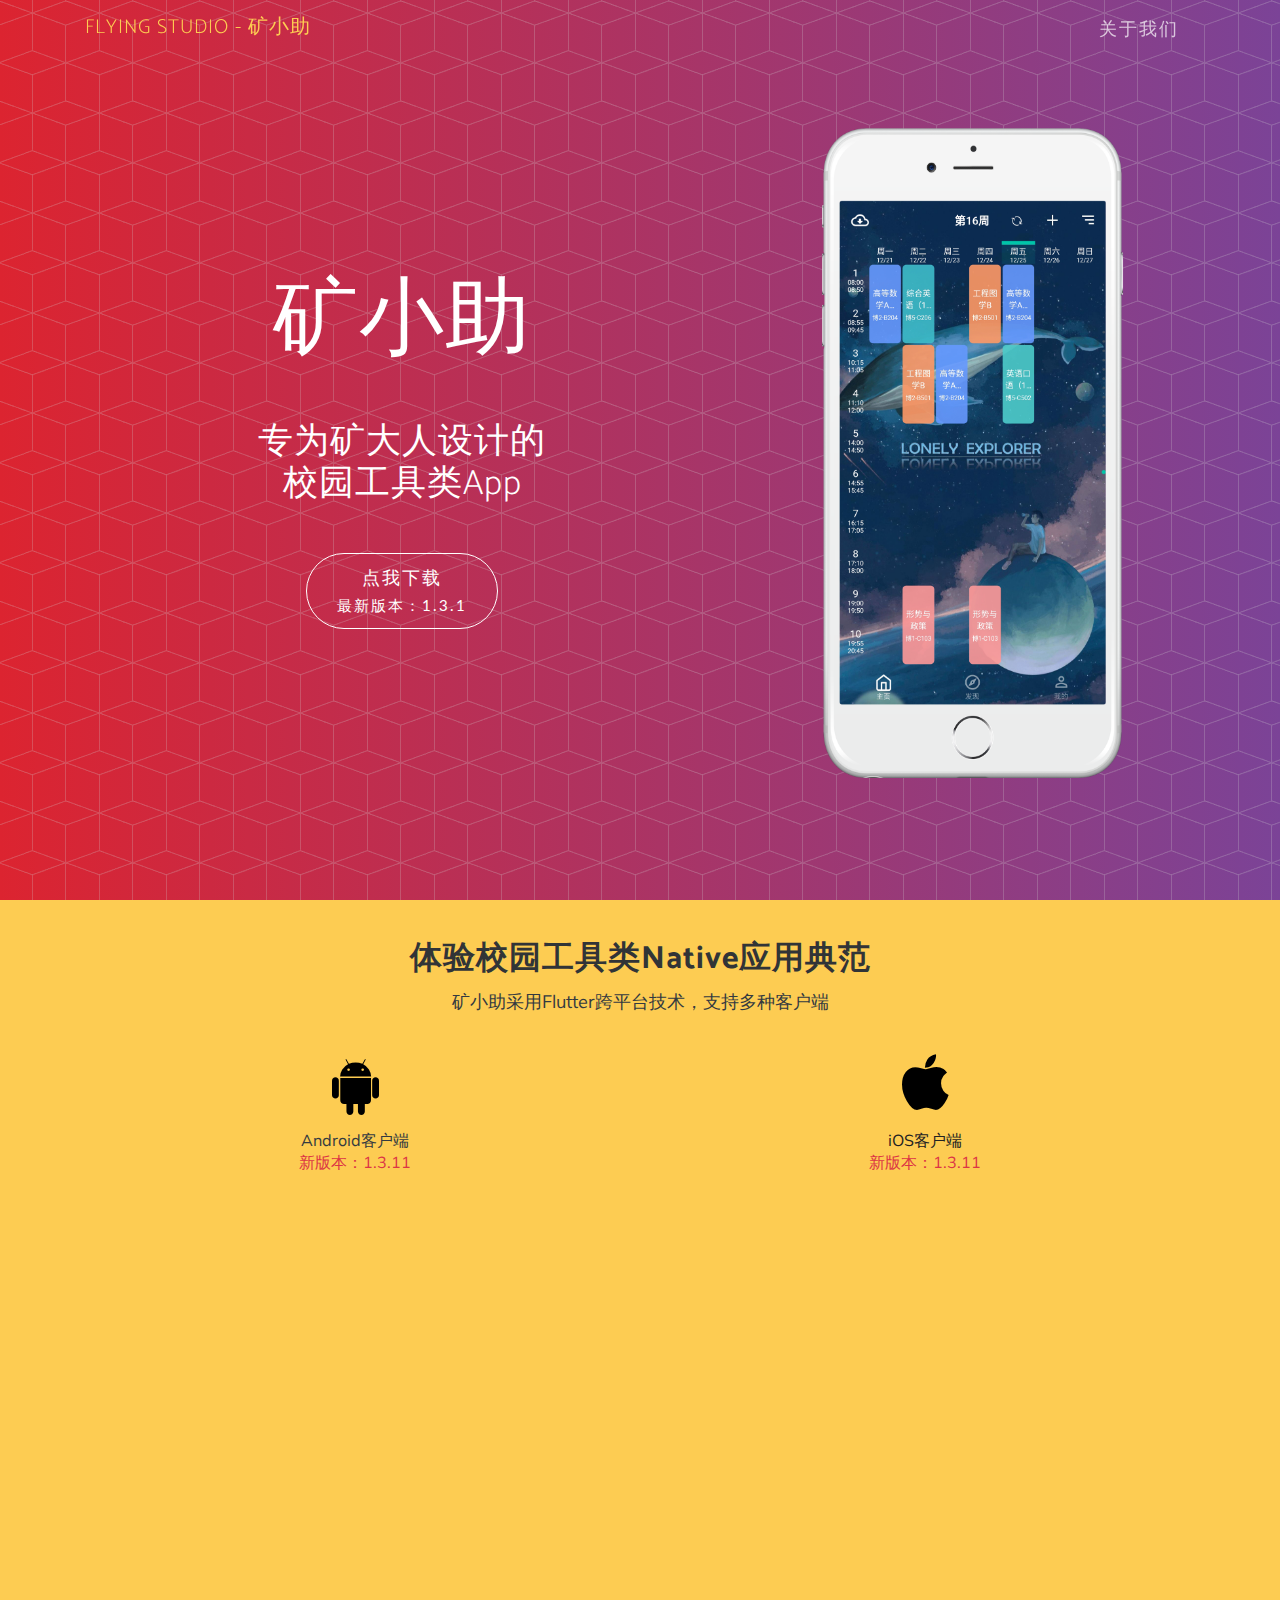
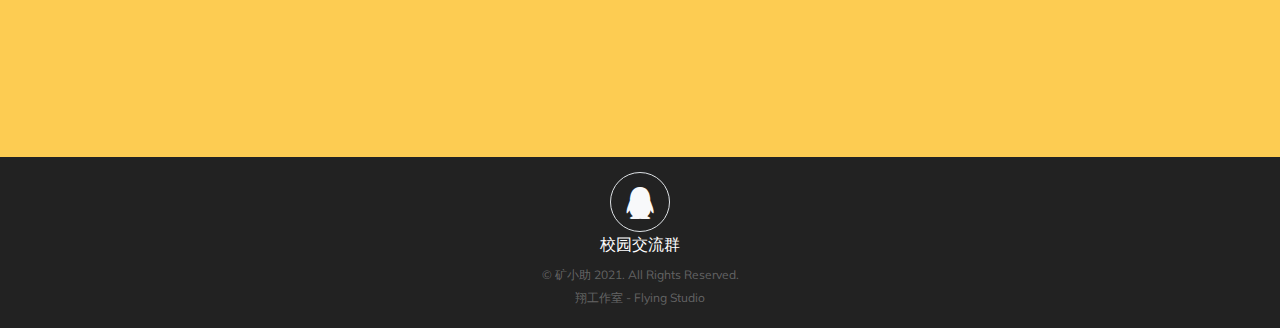
<file: index.html>
<!DOCTYPE html>
<html>

<head>
    <meta charset="utf-8">
    <meta name="viewport" content="width=device-width, initial-scale=1.0, shrink-to-fit=no">
    <title>矿小助app</title>
    <meta property="og:image" content="Android@512.png">
    <meta name="description" content="矿小助App主页
矿小助是由中国矿业大学翔工作室开发的一款方便师生的校园工具App">
    <meta property="og:type" content="website">
    <link rel="icon" type="image/png" sizes="128x128" href="assets/img/kxz@128.png">
    <link rel="icon" type="image/png" sizes="128x128" href="assets/img/kxz@128.png">
    <link rel="stylesheet" href="assets/bootstrap/css/bootstrap.min.css">
    <link rel="stylesheet" href="https://fonts.googleapis.com/css?family=Lato">
    <link rel="stylesheet" href="https://fonts.googleapis.com/css?family=Catamaran:100,200,300,400,500,600,700,800,900">
    <link rel="stylesheet" href="https://fonts.googleapis.com/css?family=Muli">
    <link rel="stylesheet" href="assets/fonts/fontawesome-all.min.css">
    <link rel="stylesheet" href="assets/fonts/font-awesome.min.css">
    <link rel="stylesheet" href="assets/fonts/fontawesome5-overrides.min.css">
    <link rel="stylesheet" href="https://cdnjs.cloudflare.com/ajax/libs/animate.css/3.5.2/animate.min.css">
    <link rel="stylesheet" href="assets/css/styles.min.css">
</head>

<body id="page-top">
    <nav class="navbar navbar-light navbar-expand-lg fixed-top" id="mainNav">
        <div class="container"><a class="navbar-brand js-scroll-trigger" href="index.html">FLYING STUDIO - 矿小助</a><button data-toggle="collapse" data-target="#navbarResponsive" class="navbar-toggler float-right" aria-controls="navbarResponsive" aria-expanded="false" aria-label="Toggle navigation"
                style="padding: 0px;padding-top: 0px;text-align: center;"><img class="wobble animated" style="max-width: 30px;max-height: 30px;text-align: center;" src="assets/img/kxz@128.png"></button>
            <div class="collapse navbar-collapse" id="navbarResponsive">
                <ul class="navbar-nav ml-auto">
                    <li class="nav-item"><a class="navbar-brand js-scroll-trigger" href="https://mp.weixin.qq.com/s?__biz=MzIyNjAxNDkwMA==&amp;mid=502587667&amp;idx=1&amp;sn=940336553beac7fb1e5d53fb3a0d0584&amp;chksm=7076a2c847012bdeb86c009c8b538a3e4dcdeccfba18e9b875260fa1944da4b3123c9d4ae64e&amp;scene=18&amp;xtrack=1#rd"
                            style="font-size: 18px;">关于我们</a></li>
                </ul>
            </div>
        </div>
    </nav>
    <header class="masthead" style="background: url('assets/img/bg-pattern.png'), linear-gradient(to left, #7b4397, #dc2430);">
        <div class="container h-100">
            <div class="row h-100">
                <div class="col-lg-7 my-auto" style="padding-bottom: 0px;">
                    <div class="mx-auto header-content" style="text-align: center;">
                        <h1 class="mb-5" style="text-align: center;font-size: 85px;">矿小助</h1>
                        <h1 class="mb-5" style="text-align: center;font-size: 35px;">专为矿大人设计的<br>校园工具类App<br></h1><a class="btn btn-outline-warning btn-xl js-scroll-trigger" role="button" href="#download" style="font-size: 18px;padding-top: 10px;padding-bottom: 10px;padding-right: 30px;padding-left: 30px;">点我下载<br><span style="font-size: 15px;">最新版本：1.3.1</span></a>
                    </div>
                </div>
                <div class="col-lg-5 my-auto">
                    <div class="device-container">
                        <div class="device-mockup iphone6_plus portrait white">
                            <div class="device" style="background-image:url('assets/img/iphone_6.png');"></div>
                        </div>
                    </div>
                    <div class="iphone-mockup"></div>
                </div>
            </div>
        </div>
    </header>
    <div id="download" class="projects-horizontal" style="background: rgb(253,204,82);">
        <div class="container">
            <div class="intro">
                <h2 class="text-center" style="margin-bottom: 0px;font-size: 32px;">体验校园工具类Native应用典范 </h2>
                <p class="text-center" style="margin-top: 0px;margin-bottom: 0px;color: var(--dark);padding-top: 10px;">矿小助采用Flutter跨平台技术，支持多种客户端</p>
            </div>
            <div class="row projects" style="padding-bottom: 20px;">
                <div class="col-sm-6 text-center item" style="line-height: 40px;max-width: 50%;padding-top: 30px;"><a href="https://atcumt.lanzoui.com/i23Naqa6qpi" style="color: var(--dark);text-align: center;" target="_blank"><i class="fa fa-android" style="color: rgb(0,0,0);text-align: center;font-size: 60px;"></i><br>Android客户端<br></a>
                    <p class="pulse animated infinite" style="color: var(--red);font-size: 16px;margin-bottom: 0px;margin-top: -10px;">新版本：1.3.11</p>
                </div>
                <div class="col-sm-6 text-center item" style="padding-top: 30px;max-width: 50%;"><a href="https://apps.apple.com/cn/app/%E7%9F%BF%E5%B0%8F%E5%8A%A9/id1539364154" style="border-color: rgb(34,34,34);color: rgb(34,34,34);line-height: 40px;" target="_blank"><i class="fa fa-apple" style="font-size: 60px;color: rgb(0,0,0);"></i><br>iOS客户端<br></a>
                    <p class="pulse animated infinite" style="color: var(--danger);font-size: 16px;margin-bottom: 0px;margin-top: -10px;">新版本：1.3.11</p>
                </div>
            </div>
        </div>
    </div>
    <div class="projects-horizontal" style="background: rgb(253,204,82);">
        <div class="container">
            <div class="row" style="padding-top: 7px;padding-bottom: 5px;text-align: center;">
                <div class="col-md-12 col-xl-12" style="text-align: center;height: 540px;"><iframe allowfullscreen="true" frameborder="no" src="//player.bilibili.com/player.html?aid=672059648&amp;bvid=BV1bU4y1p7pU&amp;cid=307721233&amp;page=1" scrolling="no" border="0" framespacing="no" style="width: 100%;max-width: 960px;max-height: 720px;height: 100%;"></iframe></div>
            </div>
        </div>
    </div>
    <div class="d-xl-flex justify-content-xl-center social-icons" style="background: rgb(34,34,34);border-style: none;padding-top: 15px;padding-bottom: 10px;text-align: center;"><a href="https://jq.qq.com/?_wv=1027&amp;k=SCvOin6B" style="color: #ffffff;text-align: center;" target="_blank"><i class="fab fa-qq border rounded-pill"></i><br>校园交流群</a></div>
    <footer style="border-style: none;padding-top: 0px;padding-bottom: 20px;">
        <div class="container">
            <p>©&nbsp;矿小助 2021. All Rights Reserved.</p>
            <ul class="list-inline">
                <li class="list-inline-item"><a href="https://atcumt.com">翔工作室 - Flying Studio</a></li>
            </ul>
        </div>
    </footer>
    <script src="assets/js/jquery.min.js"></script>
    <script src="assets/bootstrap/js/bootstrap.min.js"></script>
    <script src="assets/js/script.min.js"></script>
</body>

</html>
</file>
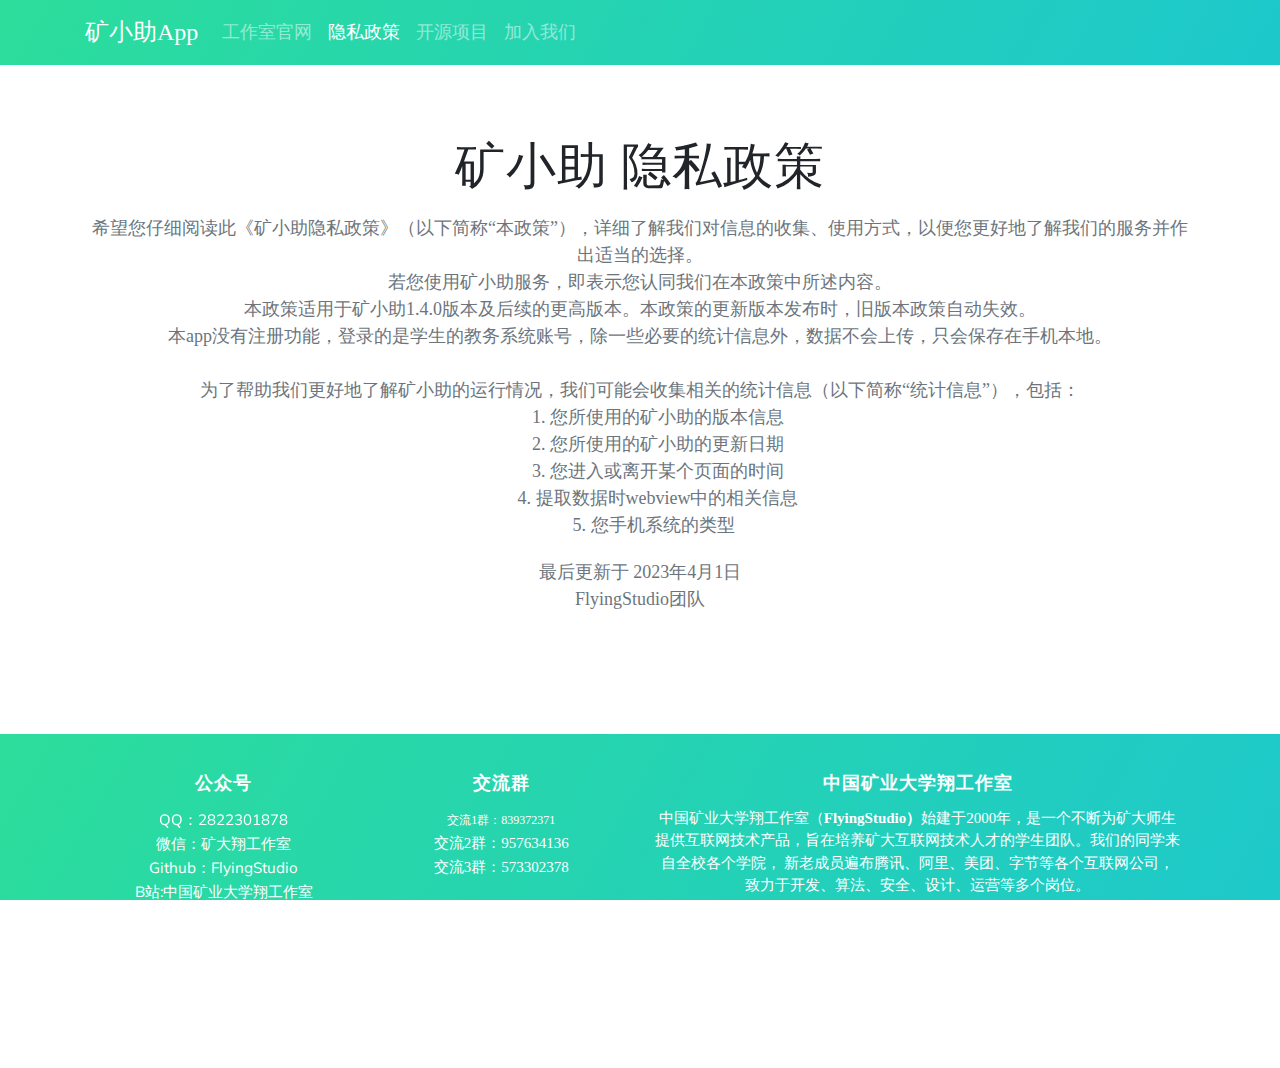
<file: privacy.html>
<!DOCTYPE html>
<html style="overflow-x: hidden;min-width: 340px;">

<head>
    <meta charset="utf-8">
    <meta name="viewport" content="width=device-width, initial-scale=1.0, shrink-to-fit=no">
    <title>矿小助 隐私政策</title>
    <meta name="description" content="矿小助App隐私政策">
    <meta property="og:type" content="article">
    <meta property="og:image" content="">
    <link rel="icon" type="image/png" sizes="100x100" href="assets/img/kxz_0.png">
    <link rel="icon" type="image/png" sizes="100x100" href="assets/img/kxz_0.png">
    <link rel="stylesheet" href="assets/bootstrap/css/bootstrap.min.css">
    <link rel="stylesheet" href="assets/css/Lato.css">
    <link rel="stylesheet" href="assets/css/sylight.css">
    <link rel="stylesheet" href="assets/css/aos.min.css">
    <link rel="stylesheet" href="assets/css/Carousel_Image_Slider.css">
    <link rel="stylesheet" href="assets/css/Dark-Footer.css">
    <link rel="stylesheet" href="assets/css/Highlight-Phone.css">
    <link rel="stylesheet" href="assets/css/kxz.css">
    <link rel="stylesheet" href="assets/css/pikaday.min.css">
    <link rel="stylesheet" href="assets/css/Responsive-YouTube-Video-Section-Dark-Centered.css">
<script>
var _hmt = _hmt || [];
(function() {
  var hm = document.createElement("script");
  hm.src = "https://hm.baidu.com/hm.js?91f565b1fdd2294ead315de4af156fdd";
  var s = document.getElementsByTagName("script")[0]; 
  s.parentNode.insertBefore(hm, s);
})();
</script>
</head>

<body style="overflow-x: hidden;">
    <nav class="navbar navbar-dark navbar-expand-lg fixed-top bg-white portfolio-navbar gradient" style="padding-top: 10px;padding-bottom: 10px;">
        <div class="container"><a class="navbar-brand logo" href="index.html" style="font-size: 24px;font-family: sylight;margin-top: 2px;padding-top: 0;padding-left: 0;padding-bottom: 0;">矿小助App</a><button data-bs-toggle="collapse" class="navbar-toggler" data-bs-target="#navbarNav"><span class="visually-hidden">Toggle navigation</span><span class="navbar-toggler-icon"></span></button>
            <div class="collapse navbar-collapse" id="navbarNav">
                <ul class="navbar-nav ms-auto">
                    <li class="nav-item" style="font-family: sylight;"><a class="nav-link" href="https://atcumt.com" style="font-size: 18px;margin-top: 2px;" target="_blank">工作室官网</a></li>
                    <li class="nav-item"><a class="nav-link active" href="privacy.html" style="font-size: 18px;font-family: sylight;margin-top: 2px;" target="_blank">隐私政策</a></li>
                    <li class="nav-item"><a class="nav-link" href="https://github.com/cumtflyingstudio/FlyingKxz" style="font-size: 18px;font-family: sylight;margin-top: 2px;" target="_blank">开源项目</a></li>
                    <li class="nav-item"><a class="nav-link" href="https://flyingstudio.feishu.cn/wiki/wikcniIFxtmsMntYDRzsu5ScGnb" style="font-size: 18px;font-family: sylight;margin-top: 2px;" target="_blank">加入我们</a></li>
                </ul>
            </div>
        </div>
    </nav>
    <main class="page cv-page" style="padding-top: 40px;">
        <section class="portfolio-block cv" style="padding-bottom: 100px;">
            <div class="container">
                <div class="text-center hobbies group">
                    <h2 class="text-center" style="font-family: sylight;opacity: 1;margin-bottom: 0px;color: var(--bs-secondary);">矿小助 隐私政策</h2>
                    <p class="text-start text-muted" style="margin-top: 16px;color: var(--bs-secondary);font-family: sylight;font-size: 18px;">希望您仔细阅读此《矿小助隐私政策》（以下简称“本政策”），详细了解我们对信息的收集、使用方式，以便您更好地了解我们的服务并作出适当的选择。<br>若您使用矿小助服务，即表示您认同我们在本政策中所述内容。<br>本政策适用于矿小助1.4.0版本及后续的更高版本。本政策的更新版本发布时，旧版本政策自动失效。<br>本app没有注册功能，登录的是学生的教务系统账号，除一些必要的统计信息外，数据不会上传，只会保存在手机本地。<br><br>为了帮助我们更好地了解矿小助的运行情况，我们可能会收集相关的统计信息（以下简称“统计信息”），包括：<br>　　1. 您所使用的矿小助的版本信息<br>　　2. 您所使用的矿小助的更新日期<br>　　3. 您进入或离开某个页面的时间　　<br>　　4. 提取数据时webview中的相关信息<br>&nbsp; &nbsp; &nbsp; 5. 您手机系统的类型<br></p>
                    <p class="text-end text-muted" style="margin-right: o;margin-top: 16px;color: var(--bs-secondary);font-family: sylight;font-size: 18px;">最后更新于 2023年4月1日<br>FlyingStudio团队<br></p>
                </div>
            </div>
        </section>
    </main>
    <footer class="footer-dark" style="padding-top: 40px;padding-bottom: 20px;">
        <div class="container">
            <div class="row" style="margin-bottom: -5px;margin-right: 0px;margin-left: 0px;">
                <div class="col-sm-6 col-md-3 item" data-aos="fade-right" data-aos-duration="500" data-aos-offset="50">
                    <h3 style="font-family: sylight;font-size: 18px;">公众号</h3>
                    <ul>
                        <li style="color: rgb(255, 255, 255);filter: blur(0px);font-size: 15px;"><a href="https://qm.qq.com/cgi-bin/qm/qr?k=yGee9MJ_j7JSpaMU_z3bezNlqgI3xqjZ&amp;noverify=0" style="opacity: 1;font-size: 15px;" target="_blank">QQ：2822301878</a></li>
                        <li><a style="opacity: 1;font-size: 15px;">微信：矿大翔工作室</a></li>
                        <li><a href="https://github.com/cumtflyingstudio" style="opacity: 1;font-size: 15px;" target="_blank">Github：FlyingStudio</a></li>
                        <li><a href="https://space.bilibili.com/416549599" style="opacity: 1;font-size: 15px;" target="_blank">B站:中国矿业大学翔工作室</a></li>
                    </ul>
                </div>
                <div class="col-sm-6 col-md-3 item" data-aos="fade-right" data-aos-duration="500" data-aos-offset="50">
                    <h3 style="font-size: 18px;font-family: sylight;">交流群</h3>
                    <ul>
                        <li style="font-family: sylight;font-size: 15px;"><a href="https://jq.qq.com/?_wv=1027&amp;k=2TByX0sU" style="opacity: 1;" target="_blank">交流1群：839372371</a></li>
                        <li><a href="https://jq.qq.com/?_wv=1027&amp;k=bSmFDCwA" style="opacity: 1;font-family: sylight;font-size: 15px;" target="_blank">交流2群：957634136</a></li>
                        <li><a href="https://jq.qq.com/?_wv=1027&amp;k=WM7qZEHB" style="opacity: 1;font-family: sylight;font-size: 15px;" target="_blank">交流3群：573302378</a></li>
                    </ul>
                </div>
                <div class="col-md-6 item text" data-aos="fade-left" data-aos-duration="500" data-aos-offset="50">
                    <h3 style="font-weight: bold;font-size: 18px;font-family: sylight;">中国矿业大学翔工作室</h3>
                    <p class="text-start" style="/*text-indent: 2em;*/opacity: 1;font-family: sylight;font-size: 15px;">中国矿业大学翔工作室（<strong>FlyingStudio）</strong>始建于2000年，是一个不断为矿大师生提供互联网技术产品，旨在培养矿大互联网技术人才的学生团队。我们的同学来自全校各个学院，&nbsp;新老成员遍布腾讯、阿里、美团、字节等各个互联网公司，致力于开发、算法、安全、设计、运营等多个岗位。</p>
                </div>
            </div>
            <p data-aos="fade-up" data-aos-offset="1" class="copyright" style="padding-top: 0;">©&nbsp;矿小助 2024. All Rights Reserved.<br>翔工作室—Flying Studio</p>
        </div>
    </footer>
    <script src="assets/js/jquery.min.js"></script>
    <script src="assets/bootstrap/js/bootstrap.min.js"></script>
    <script src="assets/js/aos.min.js"></script>
    <script src="assets/js/bs-init.js"></script>
    <script src="assets/js/pikaday.min.js"></script>
    <script src="assets/js/theme.js"></script>
</body>

</html>
</file>
<file: assets/css/Lato.css>
@font-face {
	font-family: 'Lato';
	src: url(../../assets/fonts/S6u9w4BMUTPHh7USSwaPGQ3q5d0N7w.woff2) format('woff2');
	font-weight: 300;
	font-style: normal;
	font-display: swap;
	unicode-range: U+0100-02AF, U+1E00-1EFF, U+2020, U+20A0-20AB, U+20AD-20CF, U+2113, U+2C60-2C7F, U+A720-A7FF;
}

@font-face {
	font-family: 'Lato';
	src: url(../../assets/fonts/S6u9w4BMUTPHh7USSwiPGQ3q5d0.woff2) format('woff2');
	font-weight: 300;
	font-style: normal;
	font-display: swap;
	unicode-range: U+0000-00FF, U+0131, U+0152-0153, U+02BB-02BC, U+02C6, U+02DA, U+02DC, U+2000-206F, U+2074, U+20AC, U+2122, U+2191, U+2193, U+2212, U+2215, U+FEFF, U+FFFD;
}

@font-face {
	font-family: 'Lato';
	src: url(../../assets/fonts/S6uyw4BMUTPHjxAwXiWtFCfQ7A.woff2) format('woff2');
	font-weight: 400;
	font-style: normal;
	font-display: swap;
	unicode-range: U+0100-02AF, U+1E00-1EFF, U+2020, U+20A0-20AB, U+20AD-20CF, U+2113, U+2C60-2C7F, U+A720-A7FF;
}

@font-face {
	font-family: 'Lato';
	src: url(../../assets/fonts/S6uyw4BMUTPHjx4wXiWtFCc.woff2) format('woff2');
	font-weight: 400;
	font-style: normal;
	font-display: swap;
	unicode-range: U+0000-00FF, U+0131, U+0152-0153, U+02BB-02BC, U+02C6, U+02DA, U+02DC, U+2000-206F, U+2074, U+20AC, U+2122, U+2191, U+2193, U+2212, U+2215, U+FEFF, U+FFFD;
}

@font-face {
	font-family: 'Lato';
	src: url(../../assets/fonts/S6u9w4BMUTPHh6UVSwaPGQ3q5d0N7w.woff2) format('woff2');
	font-weight: 700;
	font-style: normal;
	font-display: swap;
	unicode-range: U+0100-02AF, U+1E00-1EFF, U+2020, U+20A0-20AB, U+20AD-20CF, U+2113, U+2C60-2C7F, U+A720-A7FF;
}

@font-face {
	font-family: 'Lato';
	src: url(../../assets/fonts/S6u9w4BMUTPHh6UVSwiPGQ3q5d0.woff2) format('woff2');
	font-weight: 700;
	font-style: normal;
	font-display: swap;
	unicode-range: U+0000-00FF, U+0131, U+0152-0153, U+02BB-02BC, U+02C6, U+02DA, U+02DC, U+2000-206F, U+2074, U+20AC, U+2122, U+2191, U+2193, U+2212, U+2215, U+FEFF, U+FFFD;
}
</file>
<file: assets/css/sylight.css>
@font-face {
	font-family: 'sylight';
	src: url(../../assets/fonts/SourceHanSansCN-Light-Alphabetic.ttf) format('truetype');
	font-weight: 300;
	font-style: normal;
	font-display: auto;
}
</file>
<file: assets/css/Carousel_Image_Slider.css>
.carousel {
  position: relative;
}

.carousel-inner {
  position: relative;
  width: 100%;
  overflow: hidden;
}

.carousel-item {
  position: relative;
  display: none;
  align-items: center;
  width: 100%;
  transition: transform 0.6s ease;
  backface-visibility: hidden;
  perspective: 1000px;
}

.carousel-item.active, .carousel-item-next, .carousel-item-prev {
  display: block;
}

.carousel-control-prev, .carousel-control-next {
  position: absolute;
  top: 0;
  bottom: 0;
  display: flex;
  align-items: center;
  justify-content: center;
  width: 15%;
  color: #fff;
  text-align: center;
  opacity: 0.5;
}

.carousel-control-prev:focus, .carousel-control-prev:hover, .carousel-control-next:focus, .carousel-control-next:hover {
  color: #fff;
  text-decoration: none;
  outline: 0;
  opacity: 0.9;
}

.carousel-control-prev {
  left: 0;
}

.carousel-control-next {
  right: 0;
}

.carousel-control-prev-icon, .carousel-control-next-icon {
  display: inline-block;
  width: 20px;
  height: 20px;
  background: transparent no-repeat center center;
  background-size: 100% 100%;
}

.carousel-control-prev-icon {
  background-image: url("data:image/svg+xml;charset=utf8,%3Csvg xmlns='http://www.w3.org/2000/svg' fill='%23fff' viewBox='0 0 8 8'%3E%3Cpath d='M4 0l-4 4 4 4 1.5-1.5-2.5-2.5 2.5-2.5-1.5-1.5z'/%3E%3C/svg%3E");
}

.carousel-control-next-icon {
  background-image: url("data:image/svg+xml;charset=utf8,%3Csvg xmlns='http://www.w3.org/2000/svg' fill='%23fff' viewBox='0 0 8 8'%3E%3Cpath d='M1.5 0l-1.5 1.5 2.5 2.5-2.5 2.5 1.5 1.5 4-4-4-4z'/%3E%3C/svg%3E");
}

.carousel-indicators {
  position: absolute;
  right: 0;
  bottom: 10px;
  left: 0;
  z-index: 15;
  display: flex;
  justify-content: center;
  padding-left: 0;
  margin-right: 15%;
  margin-left: 15%;
  list-style: none;
}

.carousel-indicators li {
  position: relative;
  flex: 0 1 auto;
  width: 30px;
  height: 3px;
  margin-right: 3px;
  margin-left: 3px;
  text-indent: -999px;
  background-color: rgba(255, 255, 255, 0.5);
}

.carousel-indicators .active {
  background-color: #fff;
}

.carousel-caption {
  position: absolute;
  right: 15%;
  bottom: 20px;
  left: 15%;
  z-index: 10;
  padding-top: 20px;
  padding-bottom: 20px;
  color: #fff;
  text-align: center;
}
</file>
<file: assets/css/Dark-Footer.css>
.footer-dark {
  padding: 50px 0;
  color: #fff;
  background: linear-gradient(120deg, #2cdd9b 0%, #1dc8cc 100%);
}

.footer-dark h3 {
  margin-top: 0;
  margin-bottom: 12px;
  font-weight: bold;
  font-size: 16px;
}

.footer-dark ul {
  padding: 0;
  list-style: none;
  line-height: 1.6;
  font-size: 14px;
  margin-bottom: 0;
}

.footer-dark ul a {
  color: inherit;
  text-decoration: none;
  opacity: 0.6;
}

.footer-dark ul a:hover {
  opacity: 0.8;
}

@media (max-width:767px) {
  .footer-dark .item:not(.social) {
    text-align: center;
    padding-bottom: 20px;
  }
}

.footer-dark .item.text {
  margin-bottom: 36px;
}

@media (max-width:767px) {
  .footer-dark .item.text {
    margin-bottom: 0;
  }
}

.footer-dark .item.text p {
  opacity: 0.6;
  margin-bottom: 0;
}

.footer-dark .copyright {
  text-align: center;
  padding-top: 24px;
  opacity: 1;
  font-size: 13px;
  margin-bottom: 0;
}
</file>
<file: assets/css/Highlight-Phone.css>
.highlight-phone {
  color: #313437;
  background-color: #eef4f7;
  padding: 50px 0 55px;
  overflow: hidden;
}

@media (max-width:767px) {
  .highlight-phone {
    text-align: center;
  }
}

.highlight-phone p {
  color: #7d8285;
}

.highlight-phone h2 {
  font-weight: bold;
  margin-bottom: 35px;
  line-height: 1.5;
  padding-top: 0;
  margin-top: 0;
  color: inherit;
}

.highlight-phone .intro {
  font-size: 18px;
  max-width: 500px;
  line-height: 1.5;
}

@media (max-width:767px) {
  .highlight-phone .intro {
    max-width: none;
  }
}

.highlight-phone .intro p {
  margin-bottom: 35px;
}

.highlight-phone .intro .btn {
  padding: 16px 32px;
  border: none;
  background: none;
  box-shadow: none;
  text-shadow: none;
  opacity: 0.9;
  text-transform: uppercase;
  font-weight: bold;
  font-size: 13px;
  letter-spacing: 0.4px;
  line-height: 1;
}

.highlight-phone .intro .btn:hover {
  opacity: 1;
}

.highlight-phone .intro .btn:active {
  transform: translateY(1px);
}

.highlight-phone .intro .btn-primary {
  background-color: #055ada;
  color: #fff;
}

.highlight-phone .phone-mockup {
  position: relative;
  max-width: 260px;
  margin-top: -30px;
  margin-bottom: -230px;
  transform: rotate(-15deg);
}

.highlight-phone .phone-mockup img.device {
  width: 100%;
  height: auto;
}

.highlight-phone .phone-mockup .screen {
  position: absolute;
  width: 94%;
  height: 98%;
  top: 1%;
  left: 3%;
  border: 1px solid #444;
  border-radius: 20px;
  background-color: #aaa;
  overflow: hidden;
  background: url(../../assets/img/kxz_1.png);
  background-size: cover;
  background-position: center;
  z-index: -1;
}
</file>
<file: assets/css/kxz.css>
.gradient {
  background: linear-gradient(120deg, #2cdd9b 0%, #1dc8cc 100%);
  color: #fff;
}
</file>
<file: assets/css/Responsive-YouTube-Video-Section-Dark-Centered.css>
.videoWrapper {
  position: relative;
  padding-bottom: 56.25%;
  height: 0;
}

.videoWrapper iframe {
  position: absolute;
  top: 0;
  left: 0;
  width: 100%;
  height: 100%;
}
</file>
<file: assets/fonts/fontawesome5-overrides.min.css>
.fab.fa-bitcoin:before{content:"\f379"}.far.fa-calendar:before,.fas.fa-calendar:before{content:"\f133"}.far.fa-clipboard:before,.fas.fa-clipboard:before{content:"\f328"}.fab.fa-facebook-f:before{content:"\f39e"}.fab.fa-google-plus:before{content:"\f2b3"}.fas.fa-hotel:before{content:"\f594"}.fab.fa-linkedin:before{content:"\f08c"}.fas.fa-reply:before{content:"\f3e5"}.fas.fa-thermometer:before{content:"\f491"}.fab.fa-vimeo:before{content:"\f40a"}.far.fa-window-close:before,.fas.fa-window-close:before{content:"\f410"}.fab.fa-youtube-square:before{content:"\f431"}
</file>
<file: assets/css/styles.min.css>
.projects-horizontal{color:#313437;background-color:#fff}.projects-horizontal p{color:#7d8285}.projects-horizontal h2{font-weight:700;margin-bottom:40px;padding-top:40px;color:inherit}.projects-horizontal .intro{font-size:16px;max-width:500px;margin:0 auto 10px}.projects-horizontal .projects{padding-bottom:40px}.projects-horizontal .item{padding-top:60px;min-height:160px}@media (max-width:767px){.projects-horizontal h2{margin-bottom:25px;padding-top:25px;font-size:24px}.projects-horizontal .item{padding-top:40px;min-height:160px}}.projects-horizontal .item .name{font-size:18px;font-weight:700;margin-top:10px;margin-bottom:15px;color:inherit}@media (max-width:991px){.projects-horizontal .item .name{margin-top:22px}}.projects-horizontal .item .description{font-size:15px;margin-bottom:0}.social-icons i{font-size:32px;display:inline-block;color:var(--light);margin:0 10px;width:60px;height:60px;border:1px solid #c8ced7;text-align:center;border-radius:50%;line-height:60px}
</file>
<file: assets/css/pikaday.min.css>
/* !
 * Pikaday
 * Copyright © 2014 David Bushell | BSD & MIT license | http://dbushell.com/ */

/* # sourceMappingURL=pikaday.min.css.map */
</file>
